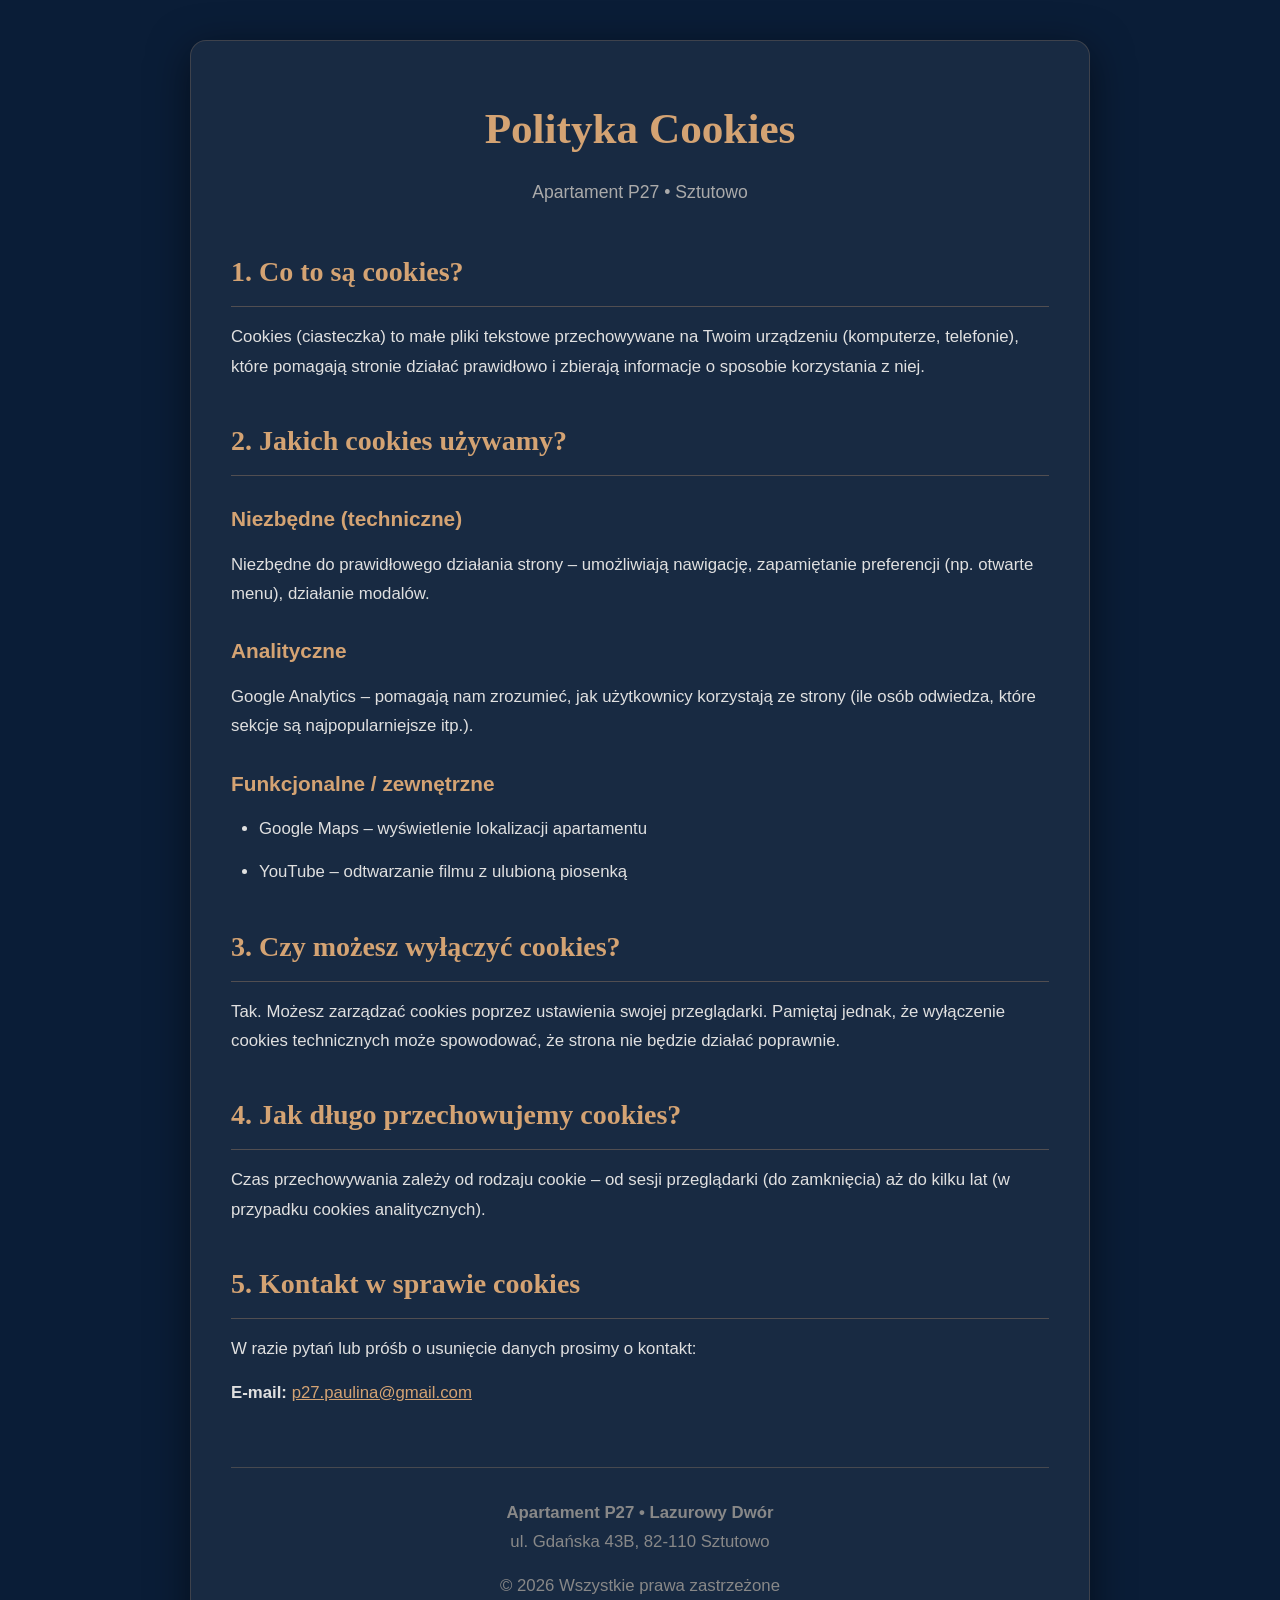
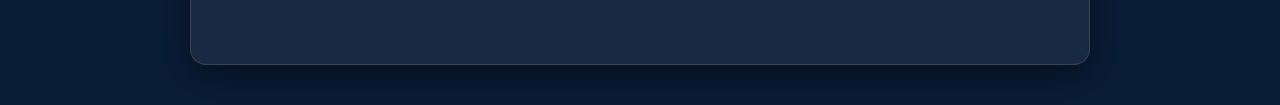
<file: cookiesreg.html>
<!DOCTYPE html>
<html lang="pl">
<head>
  <meta charset="UTF-8">
  <meta name="viewport" content="width=device-width, initial-scale=1.0">
  <title>Polityka Cookies | Apartament P27 Sztutowo</title>
  <style>
    * {
      margin: 0;
      padding: 0;
      box-sizing: border-box;
    }

    body {
      font-family: 'Roboto', sans-serif;
      background: #0a1d37;
      color: #e0e0e0;
      line-height: 1.75;
      padding: 40px 20px;
    }

    .container {
      max-width: 900px;
      margin: 0 auto;
      background: rgba(255,255,255,0.06);
      border-radius: 16px;
      padding: 50px 40px;
      box-shadow: 0 10px 40px rgba(0,0,0,0.5);
      border: 1px solid rgba(212, 163, 115, 0.2);
    }

    h1 {
      font-family: 'Playfair Display', serif;
      color: #d4a373;
      text-align: center;
      margin-bottom: 10px;
      font-size: 2.7rem;
    }

    .subtitle {
      text-align: center;
      color: #aaa;
      margin-bottom: 40px;
      font-size: 1.1rem;
    }

    h2 {
      font-family: 'Playfair Display', serif;
      color: #d4a373;
      margin: 35px 0 15px;
      font-size: 1.75rem;
      border-bottom: 1px solid rgba(212, 163, 115, 0.3);
      padding-bottom: 10px;
    }

    h3 {
      color: #d4a373;
      margin: 25px 0 12px;
      font-size: 1.3rem;
    }

    p, li {
      margin-bottom: 14px;
      font-size: 1.05rem;
    }

    ul {
      padding-left: 28px;
      margin-bottom: 20px;
    }

    .highlight {
      color: #d4a373;
      font-weight: 500;
    }

    .footer {
      text-align: center;
      margin-top: 60px;
      padding-top: 30px;
      border-top: 1px solid rgba(212, 163, 115, 0.25);
      color: #888;
      font-size: 0.95rem;
    }

    @media (max-width: 768px) {
      .container { padding: 35px 25px; }
      h1 { font-size: 2.4rem; }
    }
  </style>
</head>
<body>
  <div class="container">
    <h1>Polityka Cookies</h1>
    <p class="subtitle">Apartament P27 • Sztutowo</p>

    <h2>1. Co to są cookies?</h2>
    <p>Cookies (ciasteczka) to małe pliki tekstowe przechowywane na Twoim urządzeniu (komputerze, telefonie), które pomagają stronie działać prawidłowo i zbierają informacje o sposobie korzystania z niej.</p>

    <h2>2. Jakich cookies używamy?</h2>
    
    <h3>Niezbędne (techniczne)</h3>
    <p>Niezbędne do prawidłowego działania strony – umożliwiają nawigację, zapamiętanie preferencji (np. otwarte menu), działanie modalów.</p>

    <h3>Analityczne</h3>
    <p>Google Analytics – pomagają nam zrozumieć, jak użytkownicy korzystają ze strony (ile osób odwiedza, które sekcje są najpopularniejsze itp.).</p>

    <h3>Funkcjonalne / zewnętrzne</h3>
    <ul>
      <li>Google Maps – wyświetlenie lokalizacji apartamentu</li>
      <li>YouTube – odtwarzanie filmu z ulubioną piosenką</li>
    </ul>

    <h2>3. Czy możesz wyłączyć cookies?</h2>
    <p>Tak. Możesz zarządzać cookies poprzez ustawienia swojej przeglądarki. Pamiętaj jednak, że wyłączenie cookies technicznych może spowodować, że strona nie będzie działać poprawnie.</p>

    <h2>4. Jak długo przechowujemy cookies?</h2>
    <p>Czas przechowywania zależy od rodzaju cookie – od sesji przeglądarki (do zamknięcia) aż do kilku lat (w przypadku cookies analitycznych).</p>

    <h2>5. Kontakt w sprawie cookies</h2>
    <p>W razie pytań lub próśb o usunięcie danych prosimy o kontakt:</p>
    <p><strong>E-mail:</strong> <a href="mailto:p27.paulina@gmail.com" class="highlight">p27.paulina@gmail.com</a></p>

    <div class="footer">
      <p><strong>Apartament P27 • Lazurowy Dwór</strong><br>
      ul. Gdańska 43B, 82-110 Sztutowo</p>
      <p>&copy; 2026 Wszystkie prawa zastrzeżone</p>
    </div>
  </div>
</body>
</html>
</file>
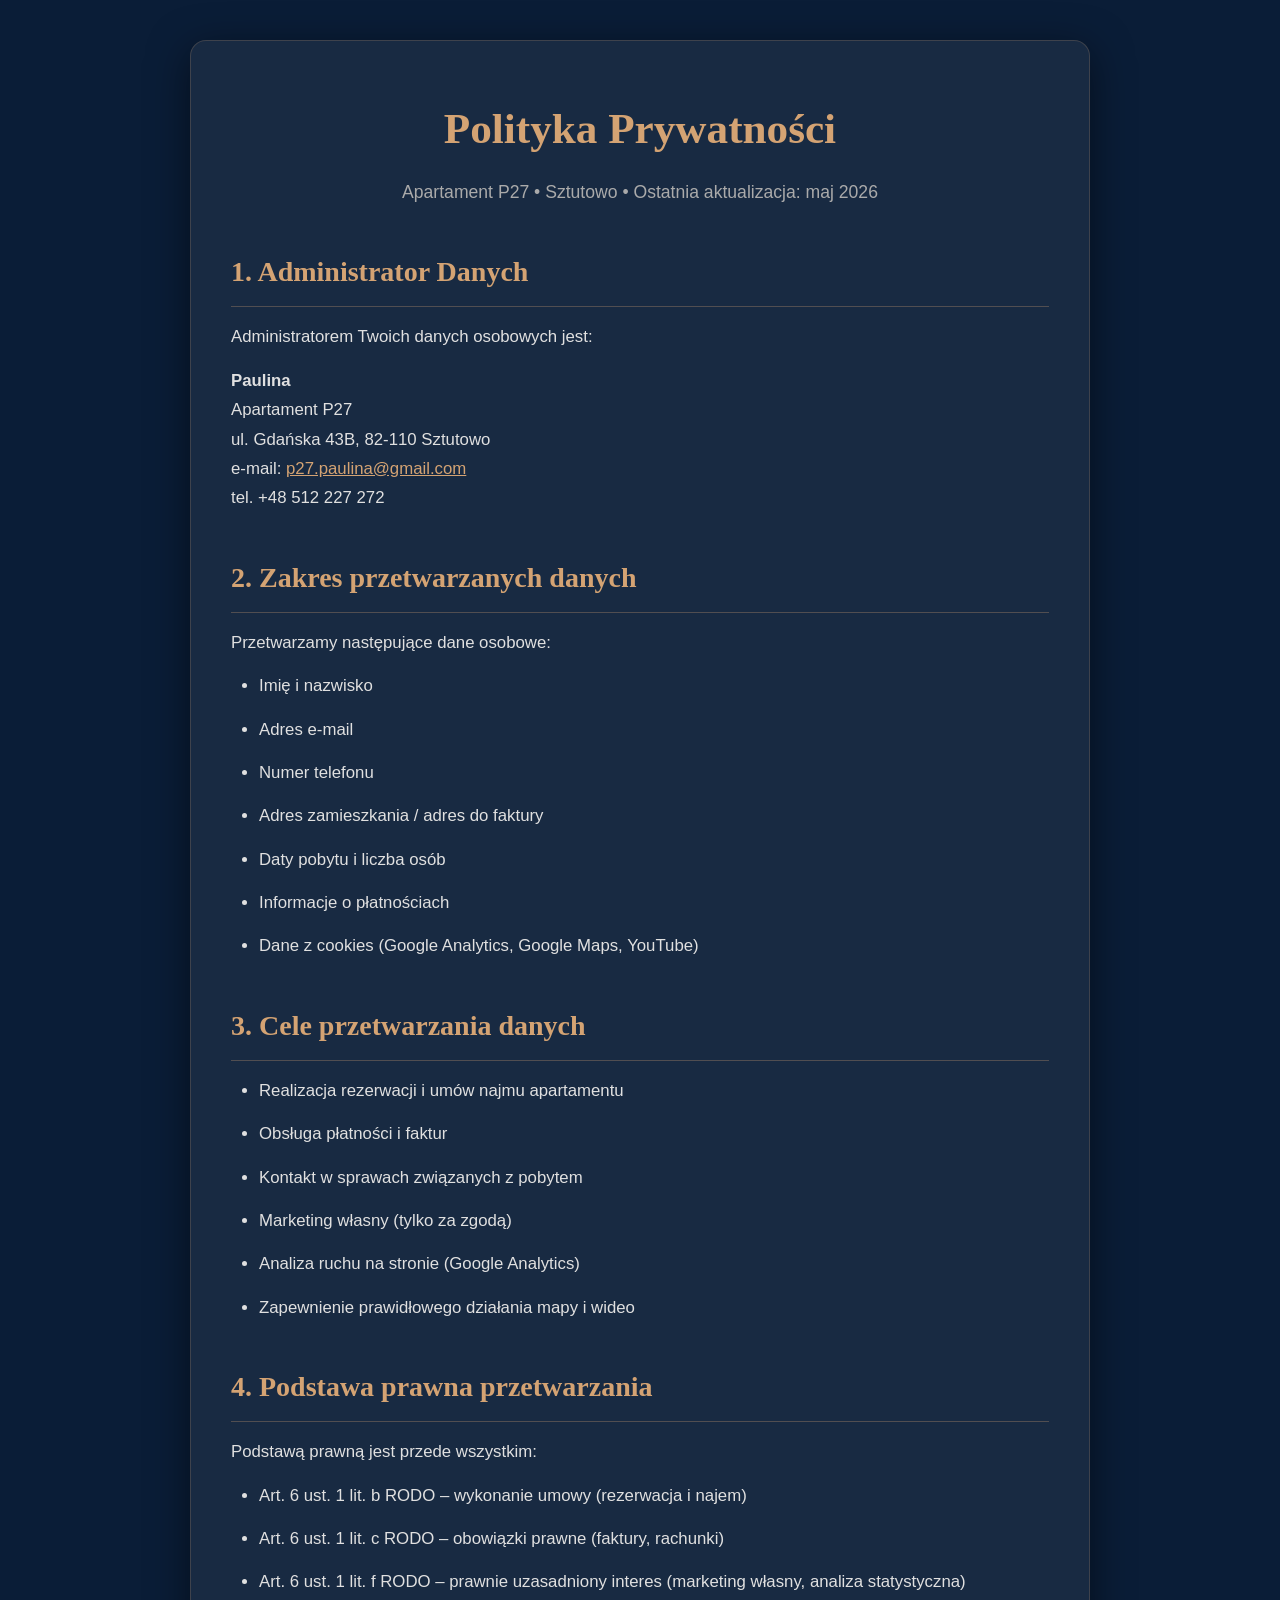
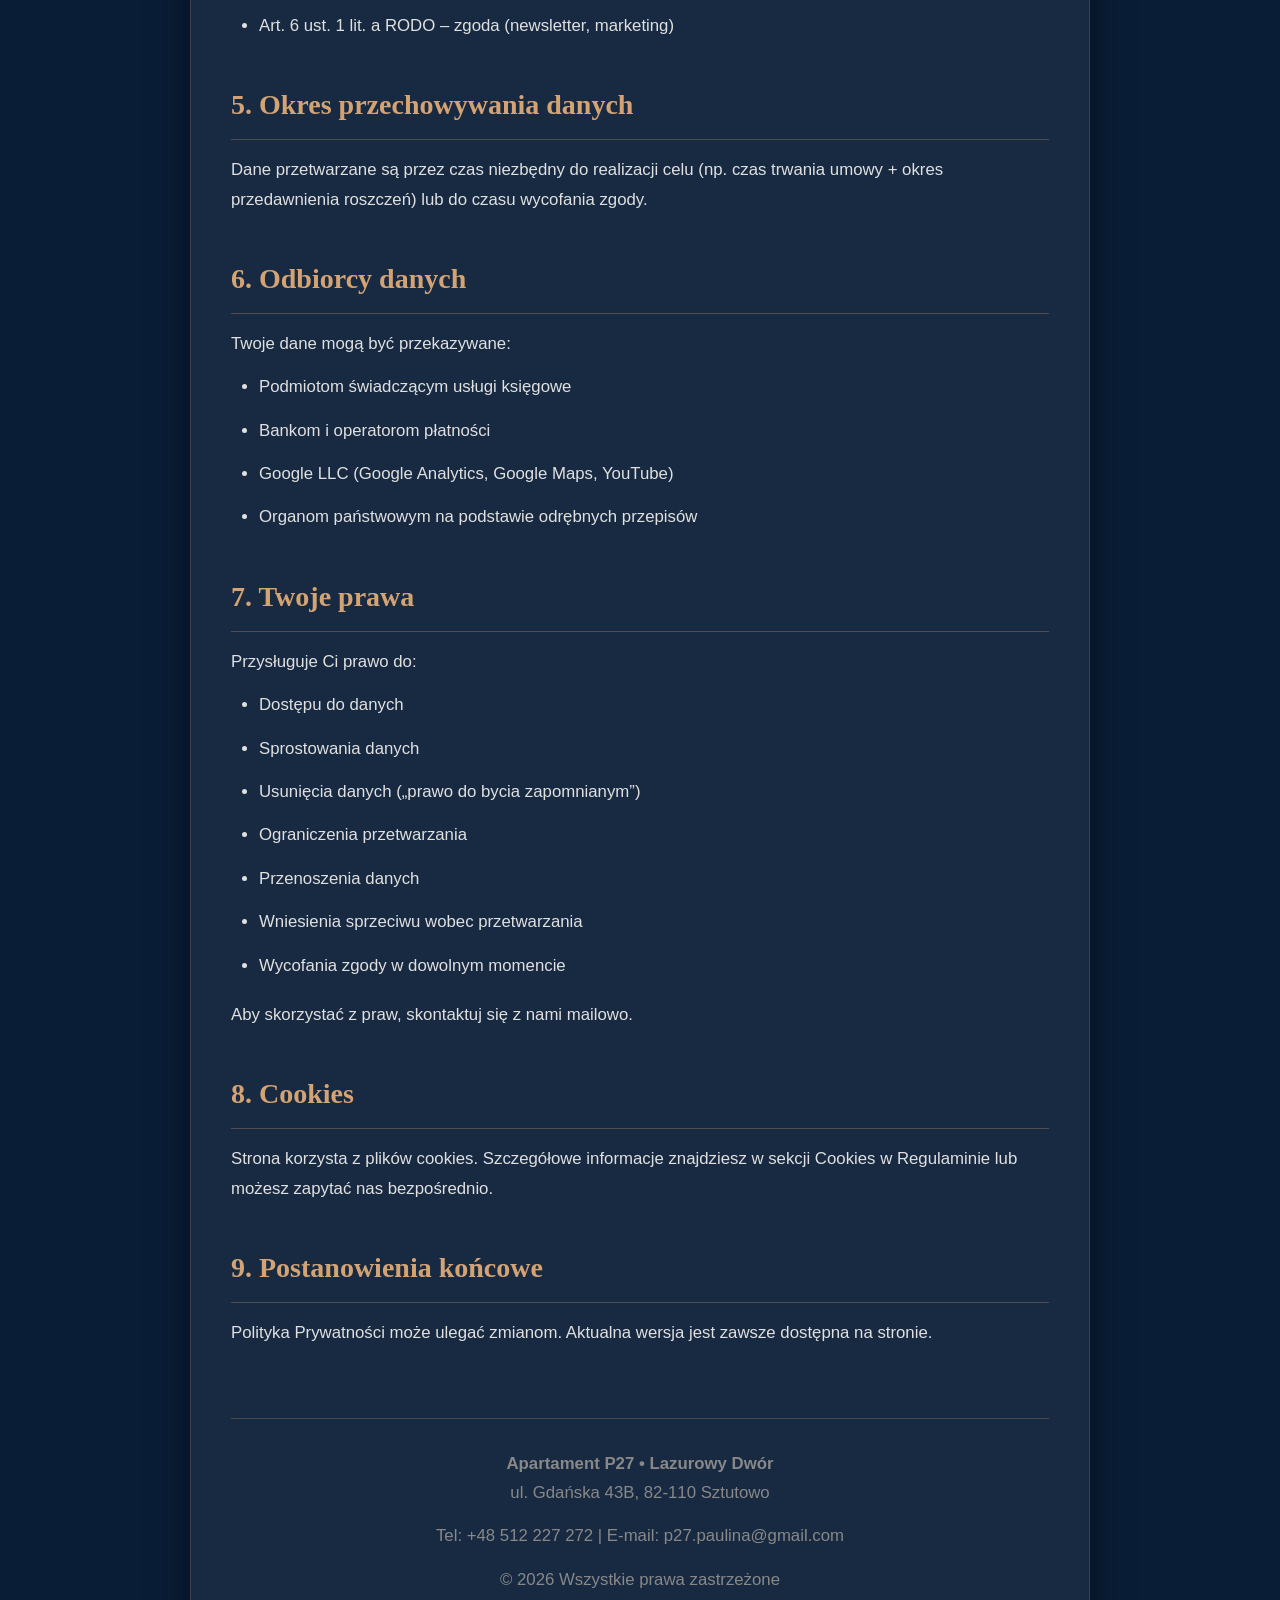
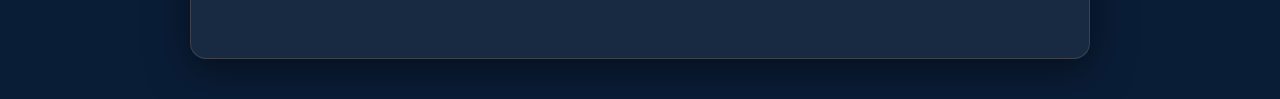
<file: privacy.html>
<!DOCTYPE html>
<html lang="pl">
<head>
  <meta charset="UTF-8">
  <meta name="viewport" content="width=device-width, initial-scale=1.0">
  <title>Polityka Prywatności | Apartament P27 Sztutowo</title>
  <style>
    * {
      margin: 0;
      padding: 0;
      box-sizing: border-box;
    }

    body {
      font-family: 'Roboto', sans-serif;
      background: #0a1d37;
      color: #e0e0e0;
      line-height: 1.75;
      padding: 40px 20px;
    }

    .container {
      max-width: 900px;
      margin: 0 auto;
      background: rgba(255,255,255,0.06);
      border-radius: 16px;
      padding: 50px 40px;
      box-shadow: 0 10px 40px rgba(0,0,0,0.5);
      border: 1px solid rgba(212, 163, 115, 0.2);
    }

    h1 {
      font-family: 'Playfair Display', serif;
      color: #d4a373;
      text-align: center;
      margin-bottom: 10px;
      font-size: 2.7rem;
    }

    .subtitle {
      text-align: center;
      color: #aaa;
      margin-bottom: 40px;
      font-size: 1.1rem;
    }

    h2 {
      font-family: 'Playfair Display', serif;
      color: #d4a373;
      margin: 40px 0 15px;
      font-size: 1.75rem;
      border-bottom: 1px solid rgba(212, 163, 115, 0.3);
      padding-bottom: 10px;
    }

    h3 {
      color: #d4a373;
      margin: 28px 0 12px;
      font-size: 1.3rem;
    }

    p, li {
      margin-bottom: 14px;
      font-size: 1.05rem;
    }

    ul {
      padding-left: 28px;
      margin-bottom: 20px;
    }

    .highlight {
      color: #d4a373;
    }

    .footer {
      text-align: center;
      margin-top: 70px;
      padding-top: 30px;
      border-top: 1px solid rgba(212, 163, 115, 0.25);
      color: #888;
      font-size: 0.95rem;
    }

    @media (max-width: 768px) {
      .container {
        padding: 35px 25px;
      }
      h1 {
        font-size: 2.4rem;
      }
    }
  </style>
</head>
<body>
  <div class="container">
    <h1>Polityka Prywatności</h1>
    <p class="subtitle">Apartament P27 • Sztutowo • Ostatnia aktualizacja: maj 2026</p>

    <h2>1. Administrator Danych</h2>
    <p>Administratorem Twoich danych osobowych jest:</p>
    <p><strong>Paulina</strong><br>
    Apartament P27<br>
    ul. Gdańska 43B, 82-110 Sztutowo<br>
    e-mail: <a href="mailto:p27.paulina@gmail.com" class="highlight">p27.paulina@gmail.com</a><br>
    tel. +48 512 227 272</p>

    <h2>2. Zakres przetwarzanych danych</h2>
    <p>Przetwarzamy następujące dane osobowe:</p>
    <ul>
      <li>Imię i nazwisko</li>
      <li>Adres e-mail</li>
      <li>Numer telefonu</li>
      <li>Adres zamieszkania / adres do faktury</li>
      <li>Daty pobytu i liczba osób</li>
      <li>Informacje o płatnościach</li>
      <li>Dane z cookies (Google Analytics, Google Maps, YouTube)</li>
    </ul>

    <h2>3. Cele przetwarzania danych</h2>
    <ul>
      <li>Realizacja rezerwacji i umów najmu apartamentu</li>
      <li>Obsługa płatności i faktur</li>
      <li>Kontakt w sprawach związanych z pobytem</li>
      <li>Marketing własny (tylko za zgodą)</li>
      <li>Analiza ruchu na stronie (Google Analytics)</li>
      <li>Zapewnienie prawidłowego działania mapy i wideo</li>
    </ul>

    <h2>4. Podstawa prawna przetwarzania</h2>
    <p>Podstawą prawną jest przede wszystkim:</p>
    <ul>
      <li>Art. 6 ust. 1 lit. b RODO – wykonanie umowy (rezerwacja i najem)</li>
      <li>Art. 6 ust. 1 lit. c RODO – obowiązki prawne (faktury, rachunki)</li>
      <li>Art. 6 ust. 1 lit. f RODO – prawnie uzasadniony interes (marketing własny, analiza statystyczna)</li>
      <li>Art. 6 ust. 1 lit. a RODO – zgoda (newsletter, marketing)</li>
    </ul>

    <h2>5. Okres przechowywania danych</h2>
    <p>Dane przetwarzane są przez czas niezbędny do realizacji celu (np. czas trwania umowy + okres przedawnienia roszczeń) lub do czasu wycofania zgody.</p>

    <h2>6. Odbiorcy danych</h2>
    <p>Twoje dane mogą być przekazywane:</p>
    <ul>
      <li>Podmiotom świadczącym usługi księgowe</li>
      <li>Bankom i operatorom płatności</li>
      <li>Google LLC (Google Analytics, Google Maps, YouTube)</li>
      <li>Organom państwowym na podstawie odrębnych przepisów</li>
    </ul>

    <h2>7. Twoje prawa</h2>
    <p>Przysługuje Ci prawo do:</p>
    <ul>
      <li>Dostępu do danych</li>
      <li>Sprostowania danych</li>
      <li>Usunięcia danych („prawo do bycia zapomnianym”)</li>
      <li>Ograniczenia przetwarzania</li>
      <li>Przenoszenia danych</li>
      <li>Wniesienia sprzeciwu wobec przetwarzania</li>
      <li>Wycofania zgody w dowolnym momencie</li>
    </ul>
    <p>Aby skorzystać z praw, skontaktuj się z nami mailowo.</p>

    <h2>8. Cookies</h2>
    <p>Strona korzysta z plików cookies. Szczegółowe informacje znajdziesz w sekcji Cookies w Regulaminie lub możesz zapytać nas bezpośrednio.</p>

    <h2>9. Postanowienia końcowe</h2>
    <p>Polityka Prywatności może ulegać zmianom. Aktualna wersja jest zawsze dostępna na stronie.</p>

    <div class="footer">
      <p><strong>Apartament P27 • Lazurowy Dwór</strong><br>
      ul. Gdańska 43B, 82-110 Sztutowo</p>
      <p>Tel: +48 512 227 272 | E-mail: p27.paulina@gmail.com</p>
      <p>&copy; 2026 Wszystkie prawa zastrzeżone</p>
    </div>
  </div>
</body>
</html>
</file>
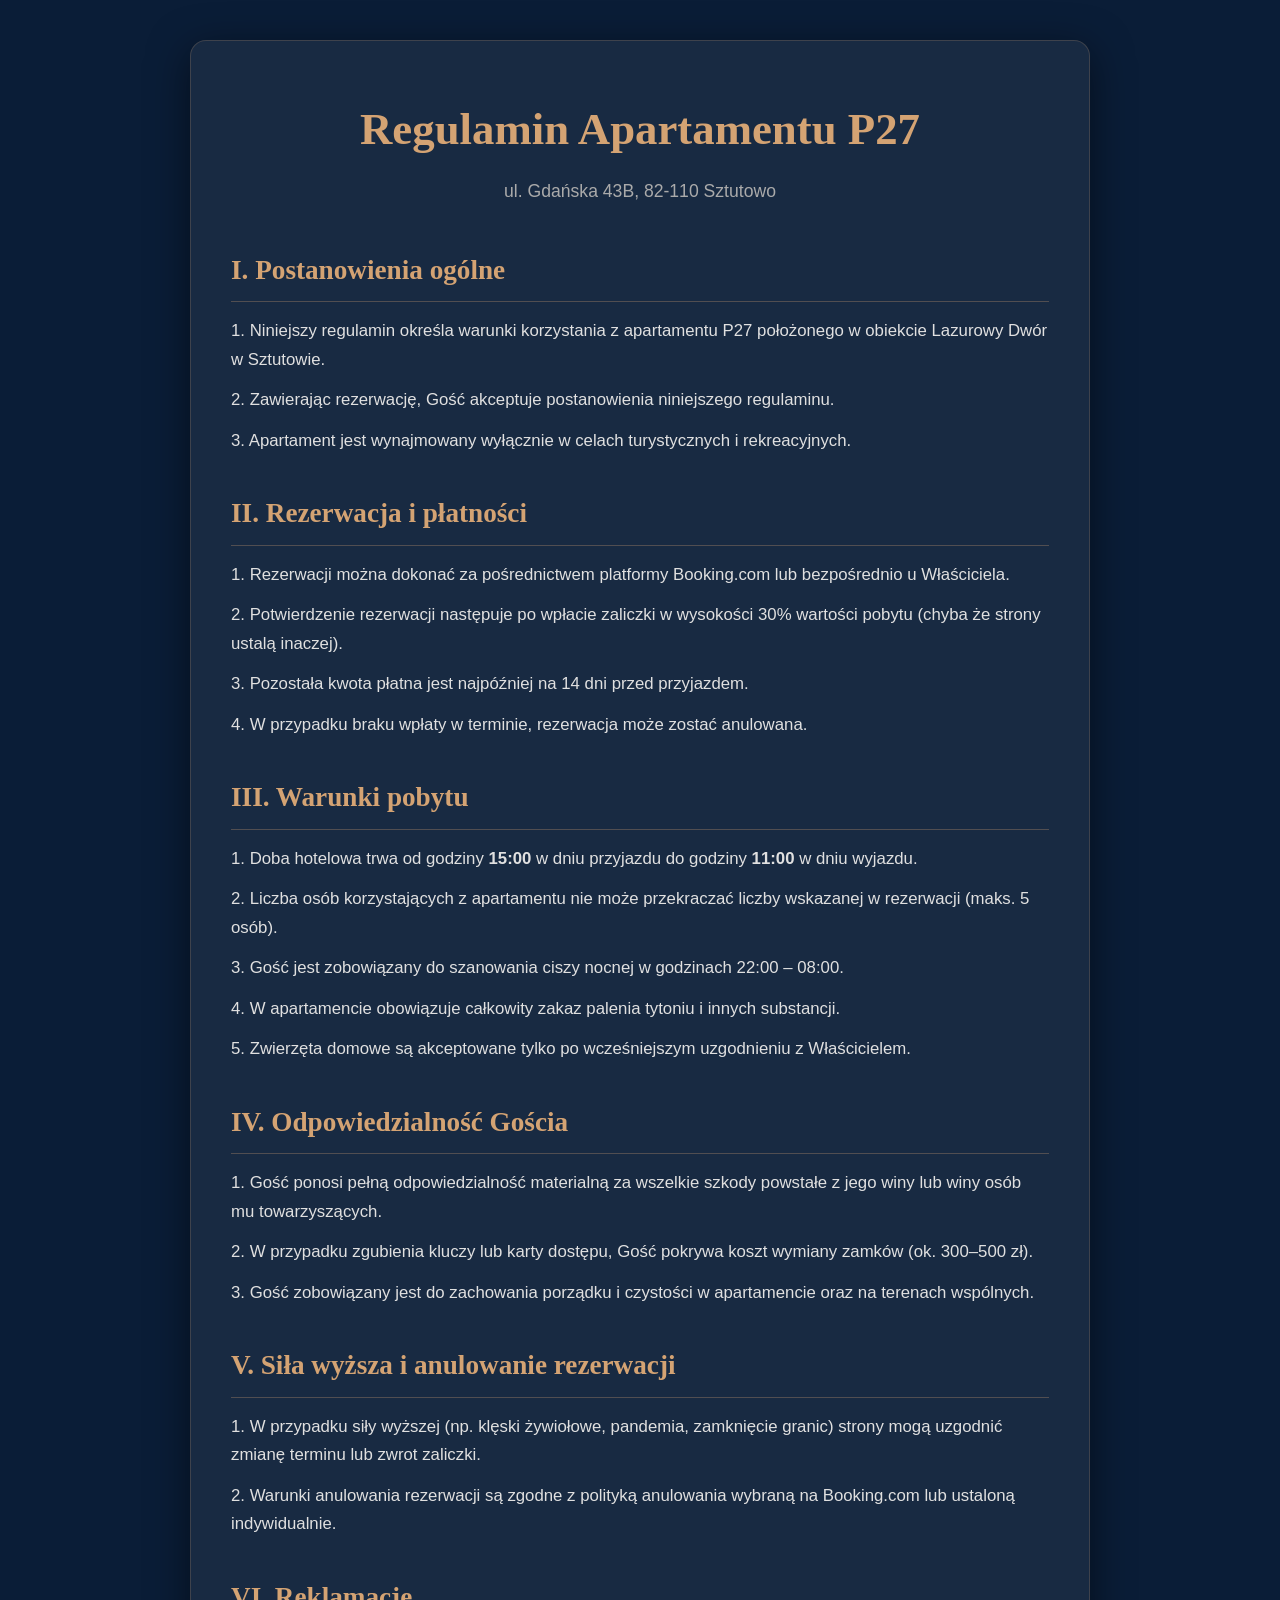
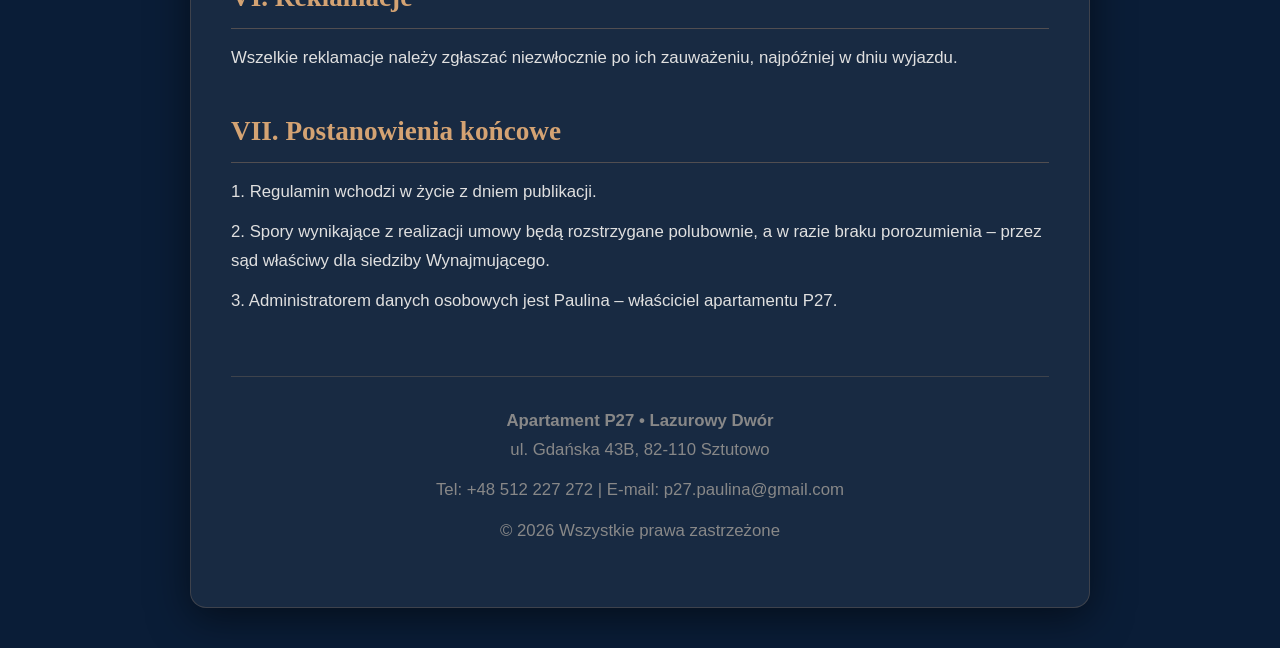
<file: regulamin.html>
<!DOCTYPE html>
<html lang="pl">
<head>
  <meta charset="UTF-8">
  <meta name="viewport" content="width=device-width, initial-scale=1.0">
  <title>Regulamin Apartamentu P27 - Sztutowo</title>
  <style>
    * {
      margin: 0;
      padding: 0;
      box-sizing: border-box;
    }

    body {
      font-family: 'Roboto', sans-serif;
      background: #0a1d37;
      color: #e0e0e0;
      line-height: 1.7;
      padding: 40px 20px;
    }

    .container {
      max-width: 900px;
      margin: 0 auto;
      background: rgba(255,255,255,0.06);
      border-radius: 16px;
      padding: 50px 40px;
      box-shadow: 0 10px 40px rgba(0,0,0,0.5);
      border: 1px solid rgba(212, 163, 115, 0.2);
    }

    h1 {
      font-family: 'Playfair Display', serif;
      color: #d4a373;
      text-align: center;
      margin-bottom: 10px;
      font-size: 2.8rem;
    }

    .subtitle {
      text-align: center;
      color: #aaa;
      margin-bottom: 40px;
      font-size: 1.1rem;
    }

    h2 {
      font-family: 'Playfair Display', serif;
      color: #d4a373;
      margin: 35px 0 15px;
      font-size: 1.7rem;
      border-bottom: 1px solid rgba(212, 163, 115, 0.3);
      padding-bottom: 8px;
    }

    h3 {
      color: #d4a373;
      margin: 25px 0 12px;
      font-size: 1.25rem;
    }

    p, li {
      margin-bottom: 12px;
      font-size: 1.05rem;
    }

    ul {
      padding-left: 25px;
      margin-bottom: 20px;
    }

    li {
      margin-bottom: 8px;
    }

    .highlight {
      color: #d4a373;
      font-weight: 500;
    }

    .footer {
      text-align: center;
      margin-top: 60px;
      padding-top: 30px;
      border-top: 1px solid rgba(212, 163, 115, 0.2);
      color: #888;
      font-size: 0.95rem;
    }

    @media (max-width: 768px) {
      .container {
        padding: 35px 20px;
      }
      h1 {
        font-size: 2.4rem;
      }
    }
  </style>
</head>
<body>
  <div class="container">
    <h1>Regulamin Apartamentu P27</h1>
    <p class="subtitle">ul. Gdańska 43B, 82-110 Sztutowo</p>

    <h2>I. Postanowienia ogólne</h2>
    <p>1. Niniejszy regulamin określa warunki korzystania z apartamentu P27 położonego w obiekcie Lazurowy Dwór w Sztutowie.</p>
    <p>2. Zawierając rezerwację, Gość akceptuje postanowienia niniejszego regulaminu.</p>
    <p>3. Apartament jest wynajmowany wyłącznie w celach turystycznych i rekreacyjnych.</p>

    <h2>II. Rezerwacja i płatności</h2>
    <p>1. Rezerwacji można dokonać za pośrednictwem platformy Booking.com lub bezpośrednio u Właściciela.</p>
    <p>2. Potwierdzenie rezerwacji następuje po wpłacie zaliczki w wysokości 30% wartości pobytu (chyba że strony ustalą inaczej).</p>
    <p>3. Pozostała kwota płatna jest najpóźniej na 14 dni przed przyjazdem.</p>
    <p>4. W przypadku braku wpłaty w terminie, rezerwacja może zostać anulowana.</p>

    <h2>III. Warunki pobytu</h2>
    <p>1. Doba hotelowa trwa od godziny <strong>15:00</strong> w dniu przyjazdu do godziny <strong>11:00</strong> w dniu wyjazdu.</p>
    <p>2. Liczba osób korzystających z apartamentu nie może przekraczać liczby wskazanej w rezerwacji (maks. 5 osób).</p>
    <p>3. Gość jest zobowiązany do szanowania ciszy nocnej w godzinach 22:00 – 08:00.</p>
    <p>4. W apartamencie obowiązuje całkowity zakaz palenia tytoniu i innych substancji.</p>
    <p>5. Zwierzęta domowe są akceptowane tylko po wcześniejszym uzgodnieniu z Właścicielem.</p>

    <h2>IV. Odpowiedzialność Gościa</h2>
    <p>1. Gość ponosi pełną odpowiedzialność materialną za wszelkie szkody powstałe z jego winy lub winy osób mu towarzyszących.</p>
    <p>2. W przypadku zgubienia kluczy lub karty dostępu, Gość pokrywa koszt wymiany zamków (ok. 300–500 zł).</p>
    <p>3. Gość zobowiązany jest do zachowania porządku i czystości w apartamencie oraz na terenach wspólnych.</p>

    <h2>V. Siła wyższa i anulowanie rezerwacji</h2>
    <p>1. W przypadku siły wyższej (np. klęski żywiołowe, pandemia, zamknięcie granic) strony mogą uzgodnić zmianę terminu lub zwrot zaliczki.</p>
    <p>2. Warunki anulowania rezerwacji są zgodne z polityką anulowania wybraną na Booking.com lub ustaloną indywidualnie.</p>

    <h2>VI. Reklamacje</h2>
    <p>Wszelkie reklamacje należy zgłaszać niezwłocznie po ich zauważeniu, najpóźniej w dniu wyjazdu.</p>

    <h2>VII. Postanowienia końcowe</h2>
    <p>1. Regulamin wchodzi w życie z dniem publikacji.</p>
    <p>2. Spory wynikające z realizacji umowy będą rozstrzygane polubownie, a w razie braku porozumienia – przez sąd właściwy dla siedziby Wynajmującego.</p>
    <p>3. Administratorem danych osobowych jest Paulina – właściciel apartamentu P27.</p>

    <div class="footer">
      <p><strong>Apartament P27 • Lazurowy Dwór</strong><br>
      ul. Gdańska 43B, 82-110 Sztutowo</p>
      <p>Tel: +48 512 227 272 | E-mail: p27.paulina@gmail.com</p>
      <p>&copy; 2026 Wszystkie prawa zastrzeżone</p>
    </div>
  </div>
</body>
</html>
</file>
